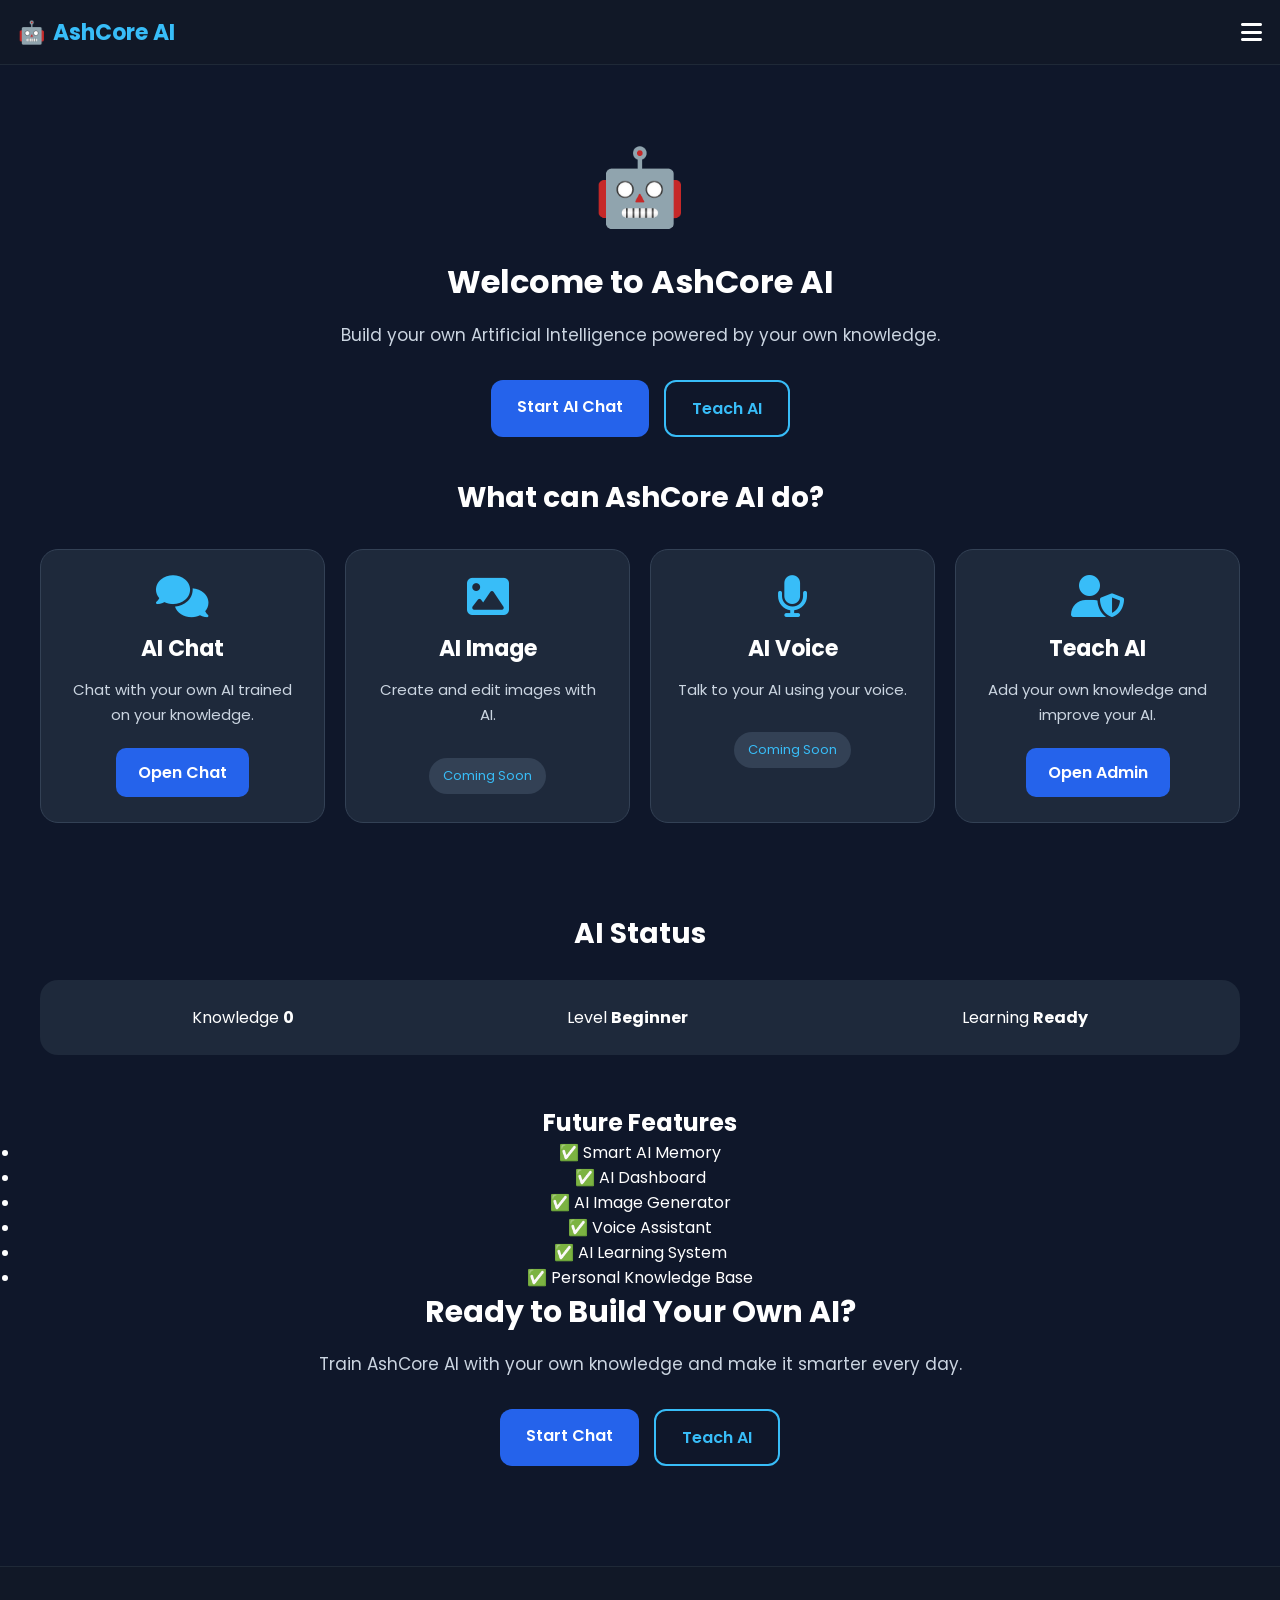
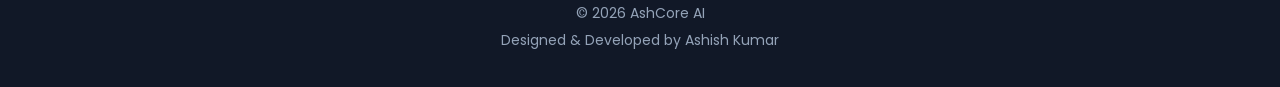
<file: index.html>
<!DOCTYPE html>
<html lang="en">

<head>

<meta charset="UTF-8">
<meta name="viewport" content="width=device-width, initial-scale=1.0">

<title>AshCore AI</title>

<meta name="description" content="AshCore AI - Personal AI Assistant">

<link rel="stylesheet" href="style.css">

<link href="https://fonts.googleapis.com/css2?family=Poppins:wght@300;400;500;600;700&display=swap" rel="stylesheet">

<link rel="stylesheet"
href="https://cdnjs.cloudflare.com/ajax/libs/font-awesome/6.7.2/css/all.min.css">

</head>

<body>

<header class="header">

<div class="logo">

🤖 <span>AshCore AI</span>

</div>

<button id="menuBtn">

<i class="fa-solid fa-bars"></i>

</button>

</header>

<nav id="sideMenu" class="side-menu">

<div class="menu-header">

<h2>AshCore AI</h2>

<button id="closeMenu">

<i class="fa-solid fa-xmark"></i>

</button>

</div>

<a href="index.html">

<i class="fa-solid fa-house"></i>

Home

</a>

<a href="chat.html">

<i class="fa-solid fa-comments"></i>

AI Chat

</a>

<a href="#">

<i class="fa-solid fa-image"></i>

AI Image

<span class="coming">Soon</span>

</a>

<a href="#">

<i class="fa-solid fa-microphone"></i>

AI Voice

<span class="coming">Soon</span>

</a>

<a href="dashboard.html">

<i class="fa-solid fa-chart-line"></i>

Dashboard

</a>

<a href="admin.html">

<i class="fa-solid fa-user-shield"></i>

Admin Panel

</a>

</nav>

<div id="overlay"></div>

<main>

<section class="hero">

<div class="hero-icon">

🤖

</div>

<h1>

Welcome to AshCore AI

</h1>

<p>

Build your own Artificial Intelligence powered by your own knowledge.

</p>

<div class="hero-buttons">

<a href="chat.html" class="primary-btn">

Start AI Chat

</a>

<a href="admin.html" class="secondary-btn">

Teach AI

</a>

</div>

</se
  ction>

  <section class="features">

<h2>What can AshCore AI do?</h2>

<div class="feature-grid">

<div class="feature-card">
<i class="fa-solid fa-comments"></i>
<h3>AI Chat</h3>
<p>Chat with your own AI trained on your knowledge.</p>
<a href="chat.html" class="card-btn">Open Chat</a>
</div>

<div class="feature-card">
<i class="fa-solid fa-image"></i>
<h3>AI Image</h3>
<p>Create and edit images with AI.</p>
<span class="coming-badge">Coming Soon</span>
</div>

<div class="feature-card">
<i class="fa-solid fa-microphone"></i>
<h3>AI Voice</h3>
<p>Talk to your AI using your voice.</p>
<span class="coming-badge">Coming Soon</span>
</div>

<div class="feature-card">
<i class="fa-solid fa-user-shield"></i>
<h3>Teach AI</h3>
<p>Add your own knowledge and improve your AI.</p>
<a href="admin.html" class="card-btn">Open Admin</a>
</div>

</div>

</section>

<section class="status-section">

<h2>AI Status</h2>

<div class="status-card">

<div class="status-item">
<span>Knowledge</span>
<strong>0</strong>
</div>

<div class="status-item">
<span>Level</span>
<strong>Beginner</strong>
</div>

<div class="status-item">
<span>Learning</span>
<strong>Ready</strong>
</div>

</div>

</section>

<section class="future-section">

<h2>Future Features</h2>

<ul>

<li>✅ Smart AI Memory</li>

<li>✅ AI Dashboard</li>

<li>✅ AI Image Generator</li>

<li>✅ Voice Assistant</li>

<li>✅ AI Learning System</li>

<li>✅ Personal Knowledge Base</li>

</ul>

</section>
<section class="cta-section">

<h2>Ready to Build Your Own AI?</h2>

<p>
Train AshCore AI with your own knowledge and make it smarter every day.
</p>

<div class="hero-buttons">

<a href="chat.html" class="primary-btn">
Start Chat
</a>

<a href="admin.html" class="secondary-btn">
Teach AI
</a>

</div>

</section>

</main>

<footer class="footer">

<p>© 2026 AshCore AI</p>

<p>Designed & Developed by Ashish Kumar</p>

</footer>

<script src="script.js"></script>

</body>

  </html>
</file>
<file: style.css>
/* ==========================
   AshCore AI V1.0
   Style.css Part 1
========================== */

*{
margin:0;
padding:0;
box-sizing:border-box;
font-family:'Poppins',sans-serif;
scroll-behavior:smooth;
}

body{
background:#0f172a;
color:#ffffff;
min-height:100vh;
overflow-x:hidden;
}

/* Header */

.header{
position:fixed;
top:0;
left:0;
width:100%;
height:65px;
background:#111827;
display:flex;
align-items:center;
justify-content:space-between;
padding:0 18px;
border-bottom:1px solid #1f2937;
z-index:1000;
}

.logo{
font-size:22px;
font-weight:700;
display:flex;
align-items:center;
gap:8px;
}

.logo span{
color:#38bdf8;
}

#menuBtn{
background:none;
border:none;
color:#fff;
font-size:24px;
cursor:pointer;
}

/* Side Menu */

.side-menu{
position:fixed;
top:0;
left:-280px;
width:280px;
height:100%;
background:#111827;
transition:.35s;
z-index:1200;
padding-top:20px;
}

.side-menu.active{
left:0;
}

.menu-header{
display:flex;
justify-content:space-between;
align-items:center;
padding:18px;
border-bottom:1px solid #1f2937;
}

.menu-header h2{
font-size:20px;
color:#38bdf8;
}

#closeMenu{
background:none;
border:none;
color:#fff;
font-size:24px;
cursor:pointer;
}

.side-menu a{
display:flex;
align-items:center;
gap:12px;
padding:16px 20px;
text-decoration:none;
color:#fff;
font-size:16px;
transition:.3s;
}

.side-menu a:hover{
background:#1e293b;
}

.coming{
font-size:11px;
background:#2563eb;
padding:2px 8px;
border-radius:20px;
margin-left:auto;
}

#overlay{
display:none;
position:fixed;
top:0;
left:0;
width:100%;
height:100%;
background:rgba(0,0,0,.5);
z-index:1100;
}

#overlay.active{
display:block;
}

/* Main */

main{
padding-top:80px;
}

/* Hero */

.hero{
text-align:center;
padding:50px 20px;
}

.hero-icon{
font-size:75px;
margin-bottom:15px;
}

.hero h1{
font-size:32px;
font-weight:700;
margin-bottom:15px;
}

.hero p{
font-size:17px;
color:#cbd5e1;
line-height:1.7;
max-width:650px;
margin:auto;
}

.hero-buttons{
display:flex;
justify-content:center;
gap:15px;
flex-wrap:wrap;
margin-top:30px;
}

.primary-btn,
.secondary-btn{
text-decoration:none;
padding:14px 26px;
border-radius:12px;
font-weight:600;
transition:.3s;
}

.primary-btn{
background:#2563eb;
color:#fff;
}

.primary-btn:hover{
background:#1d4ed8;
}

.secondary-btn{
border:2px solid #38bdf8;
color:#38bdf8;
}

.secondary-btn:hover{
background:#38bdf8;
color:#111827;
  }
/* ==========================
   AshCore AI V1.0
   Style.css Part 2
========================== */

/* Features */

.features{
padding:40px 20px;
}

.features h2{
text-align:center;
font-size:28px;
margin-bottom:30px;
}

.feature-grid{
display:grid;
grid-template-columns:repeat(auto-fit,minmax(250px,1fr));
gap:20px;
}

.feature-card{
background:#1e293b;
border:1px solid #334155;
border-radius:18px;
padding:25px;
text-align:center;
transition:.3s;
}

.feature-card:hover{
transform:translateY(-8px);
border-color:#38bdf8;
}

.feature-card i{
font-size:42px;
color:#38bdf8;
margin-bottom:15px;
}

.feature-card h3{
font-size:22px;
margin-bottom:12px;
}

.feature-card p{
font-size:15px;
color:#cbd5e1;
line-height:1.7;
margin-bottom:20px;
}

.card-btn{
display:inline-block;
padding:12px 22px;
background:#2563eb;
color:#fff;
text-decoration:none;
border-radius:10px;
font-weight:600;
transition:.3s;
}

.card-btn:hover{
background:#1d4ed8;
}

.coming-badge{
display:inline-block;
margin-top:10px;
padding:8px 14px;
background:#334155;
border-radius:20px;
font-size:13px;
color:#38bdf8;
}

/* AI Status */

.status-section{
padding:50px 20px;
}

.status-section h2{
text-align:center;
margin-bottom:25px;
font-size:28px;
}

.status-card{
background:#1e293b;
border-radius:18px;
padding:25px;
display:flex;
justify-content:space-around;
flex-wrap:wrap;
gap:20px;
}

.status-item{
text-align:center;
}

.status
/* ==========================
   AshCore AI V1.0
   Style.css Part 3
========================== */

/* CTA Section */

.cta-section{
padding:60px 20px;
text-align:center;
}

.cta-section h2{
font-size:30px;
margin-bottom:15px;
}

.cta-section p{
max-width:650px;
margin:0 auto 30px;
color:#cbd5e1;
line-height:1.7;
}

/* Footer */

.footer{
margin-top:50px;
padding:30px 20px;
background:#111827;
border-top:1px solid #1f2937;
text-align:center;
}

.footer p{
color:#94a3b8;
margin:6px 0;
font-size:14px;
}

/* Scrollbar */

::-webkit-scrollbar{
width:8px;
}

::-webkit-scrollbar-track{
background:#111827;
}

::-webkit-scrollbar-thumb{
background:#38bdf8;
border-radius:10px;
}

/* Animation */

.hero,
.feature-card,
.status-card,
.future-section,
.cta-section{
animation:fadeUp .8s ease;
}

@keyframes fadeUp{

from{
opacity:0;
transform:translateY(25px);
}

to{
opacity:1;
transform:translateY(0);
}

}

/* Mobile */

@media(max-width:768px){

.hero h1{
font-size:26px;
}

.hero p{
font-size:15px;
}

.hero-icon{
font-size:60px;
}

.features h2,
.status-section h2,
.future-section h2,
.cta-section h2{
font-size:24px;
}

.status-card{
flex-direction:column;
align-items:center;
}

.feature-grid{
grid-template-columns:1fr;
}

.primary-btn,
.secondary-btn,
.card-btn{
width:100%;
text-align:center;
}

.hero-buttons{
flex-direction:column;
}

}

/* Tablet */

@media(min-width:769px) and (max-width:1024px){

.feature-grid{
grid-template-columns:repeat(2,1fr);
}

}
</file>
